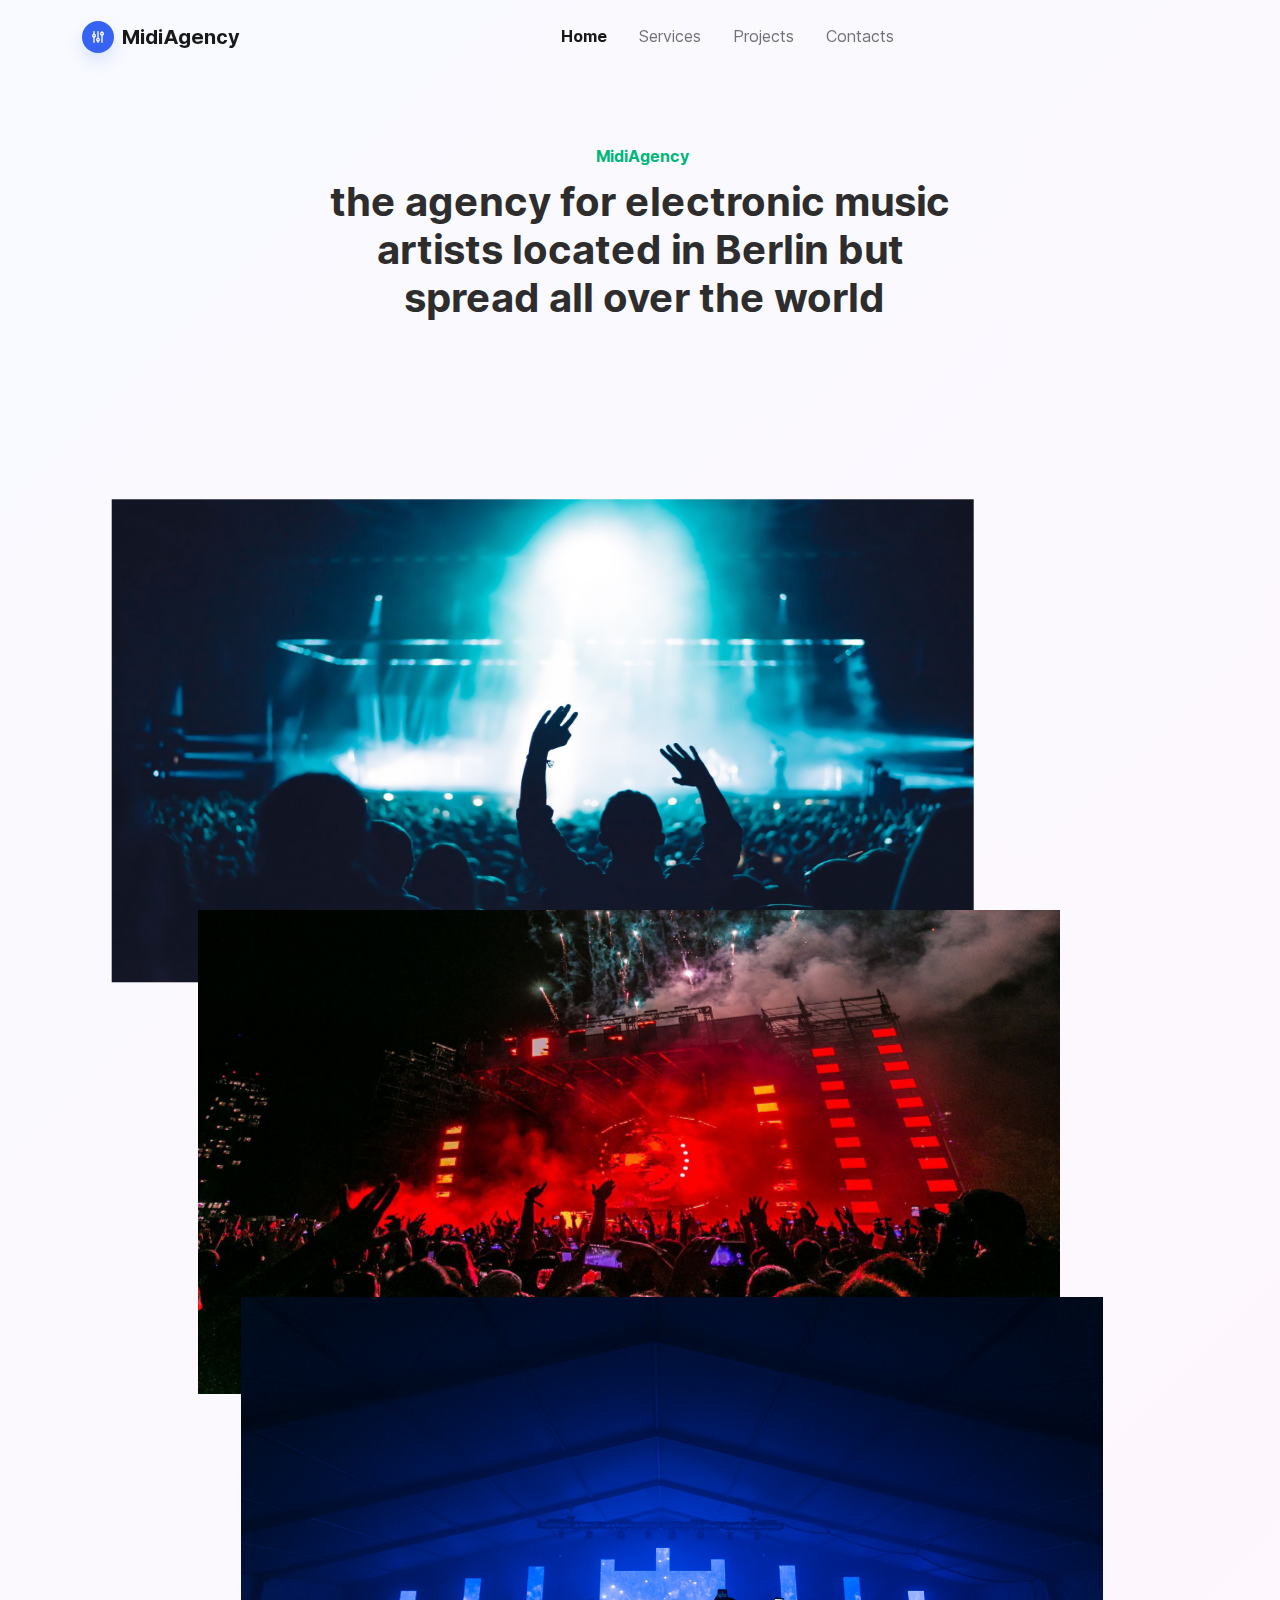
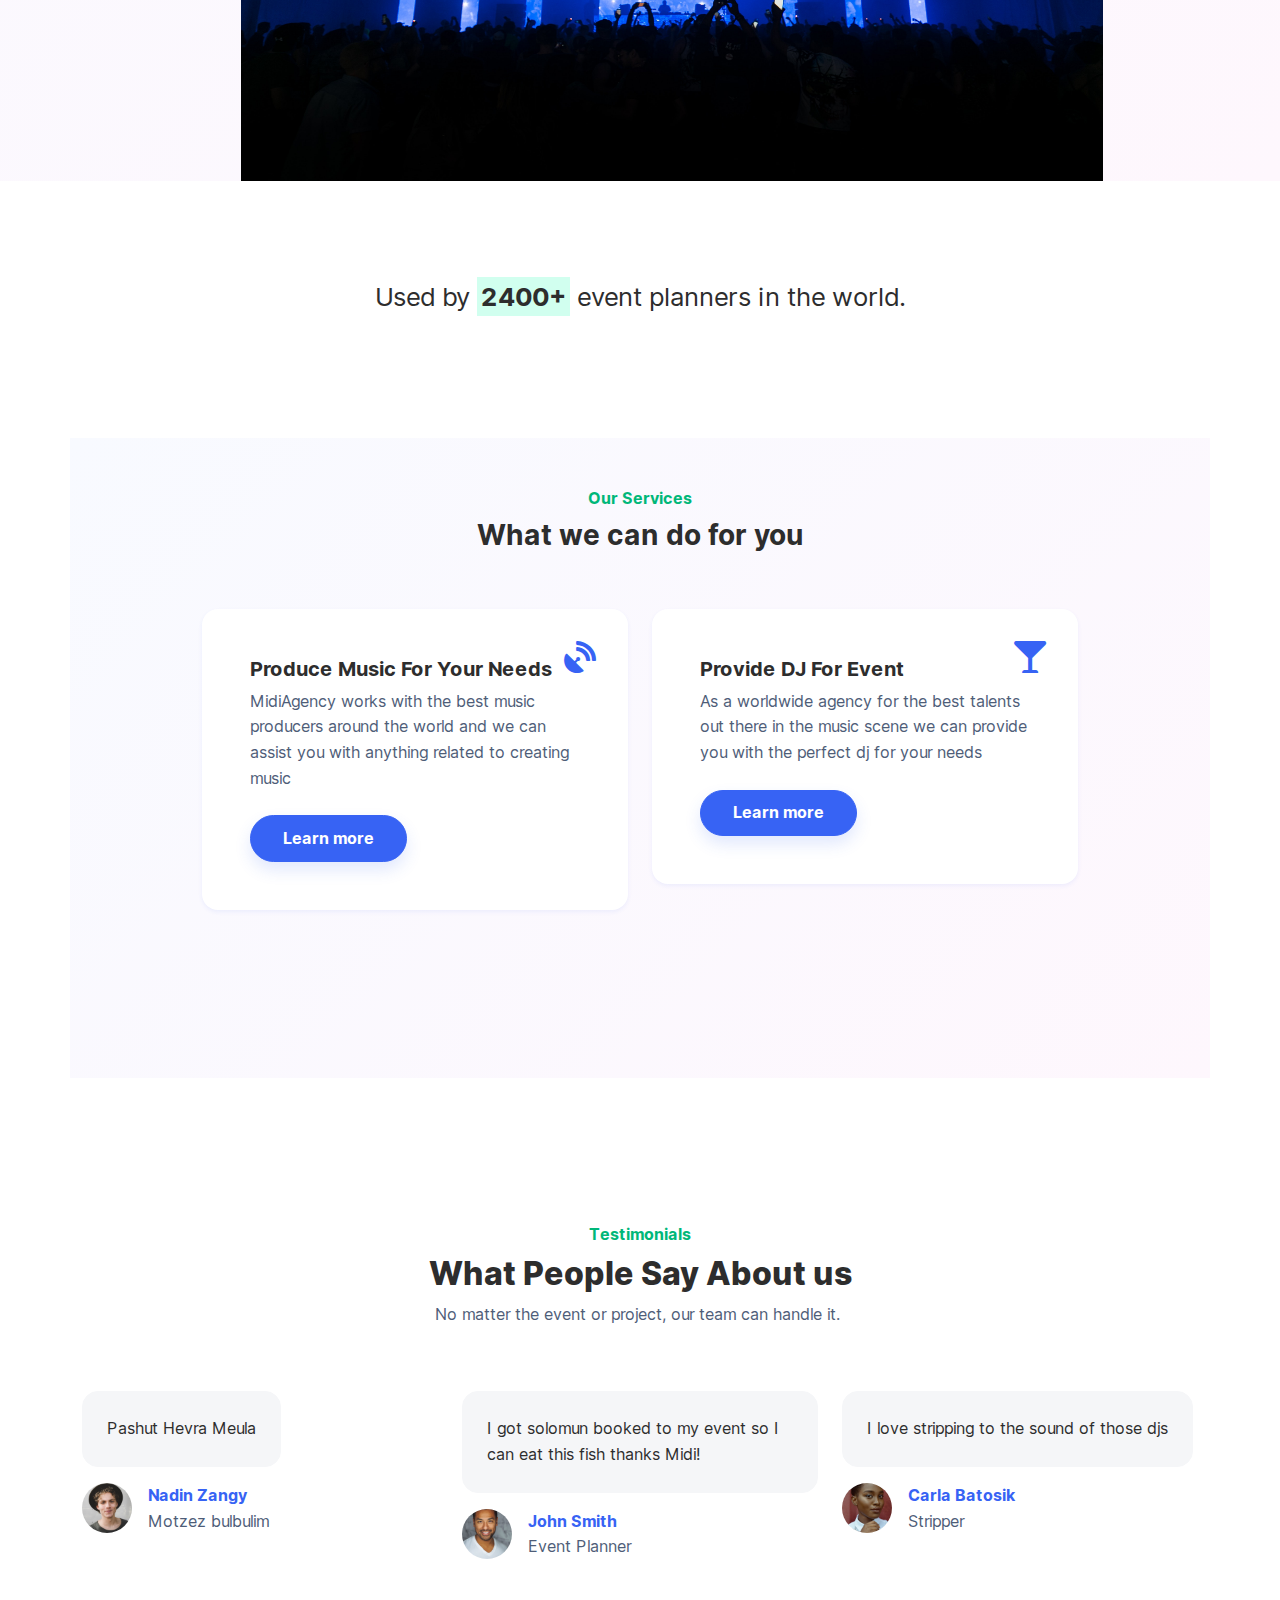
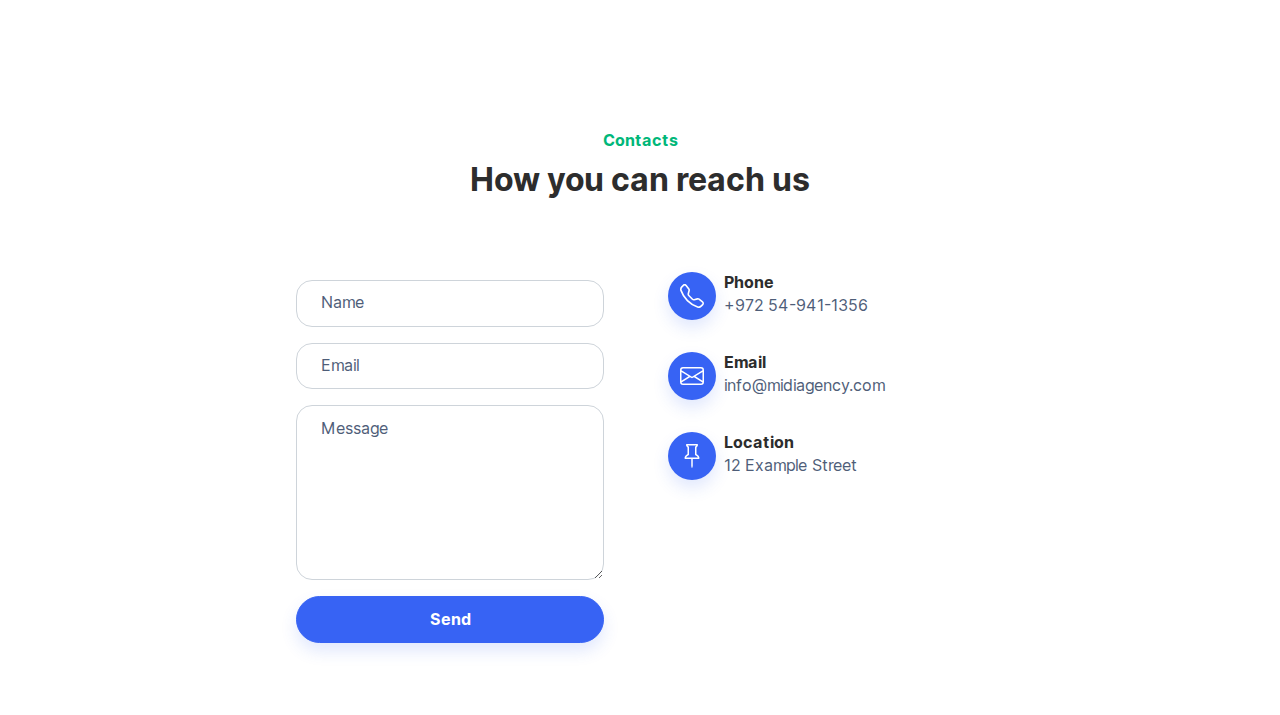
<file: index.html>
<!DOCTYPE html><html lang="en"><head><meta charset="utf-8"><meta name="viewport" content="width=device-width, initial-scale=1.0, shrink-to-fit=no"><title>Home - MidiAgency</title><meta name="description" content="MIDI is the world of electronic music artists' agency located in Berlin but is spread all over the world

Our agency is home to a broad staff of talented artists who specialize in all the sounds that move across the entire dance and energy spectrum. With our large selection of artists with unique music, a dedicated team of agents, we are focused on fulfilling the vocal wishes of our clients.
Quality, diligence and commitment are the driving forces behind our agency and dedicated staff.

In addition to booking services, Midi DJ also specializes in managing artists,
Concepts for productions, event support, music, marketing, creative services and production of goods."><link rel="stylesheet" href="/assets/bootstrap/css/bootstrap.min.css?h=410680ff209e7062244764982566d50f"><link rel="stylesheet" href="https://use.fontawesome.com/releases/v5.12.0/css/all.css"><link rel="stylesheet" href="/assets/css/styles.min.css?h=cfa96899e1df14cce170b7046db5496f"></head><body style="/*background: url(&quot;design.jpg&quot;);*/background-position: 0 -60px;"><!-- Start: Navbar Centered Links --><nav class="navbar navbar-light navbar-expand-md fixed-top navbar-shrink py-3" id="mainNav"><div class="container"><a class="navbar-brand d-flex align-items-center" href="/"><span class="bs-icon-sm bs-icon-circle bs-icon-primary shadow d-flex justify-content-center align-items-center me-2 bs-icon"><svg xmlns="http://www.w3.org/2000/svg" width="1em" height="1em" viewBox="0 0 24 24" stroke-width="2" stroke="currentColor" fill="none" stroke-linecap="round" stroke-linejoin="round" class="icon icon-tabler icon-tabler-adjustments">
  <path stroke="none" d="M0 0h24v24H0z" fill="none"></path>
  <circle cx="6" cy="10" r="2"></circle>
  <line x1="6" y1="4" x2="6" y2="8"></line>
  <line x1="6" y1="12" x2="6" y2="20"></line>
  <circle cx="12" cy="16" r="2"></circle>
  <line x1="12" y1="4" x2="12" y2="14"></line>
  <line x1="12" y1="18" x2="12" y2="20"></line>
  <circle cx="18" cy="7" r="2"></circle>
  <line x1="18" y1="4" x2="18" y2="5"></line>
  <line x1="18" y1="9" x2="18" y2="20"></line>
</svg></span><span>MidiAgency</span></a><button data-bs-toggle="collapse" class="navbar-toggler" data-bs-target="#navcol-1"><span class="visually-hidden">Toggle navigation</span><span class="navbar-toggler-icon"></span></button><div class="collapse navbar-collapse" id="navcol-1"><ul class="navbar-nav mx-auto"><li class="nav-item"><a class="nav-link active" href="/index.html">Home</a></li><li class="nav-item"><a class="nav-link" href="/services.html">Services</a></li><li class="nav-item"><a class="nav-link" href="/projects.html">Projects</a></li><li class="nav-item"><a class="nav-link" href="/contacts.html">Contacts</a></li></ul></div></div></nav><!-- End: Navbar Centered Links --><header class="bg-primary-gradient pt-5"><!-- Start: Hero Clean Reverse --><div class="container pt-4 pt-xl-5"><div class="row pt-5"><div class="col-md-8 col-xl-6 text-center text-md-start mx-auto" style="width: 735px;"><div class="text-center"><p class="fw-bold text-success mb-2">&nbsp;MidiAgency</p><h1 class="fw-bold">the agency for electronic music artists located in Berlin but<br>&nbsp;spread all over the world<br></h1></div></div><div class="col-12 col-lg-10 mx-auto"><div class="position-relative" style="display: flex;flex-wrap: wrap;justify-content: flex-end;"><div style="position: relative;flex: 0 0 45%;transform: translate3d(-15%, 35%, 0);"><img src="/assets/img/music/ervi-1763067.jpg?h=a621ee4c8bfb3043bb983692e0581d65" style="width: 862px;height: 483.672px;"></div><div style="position: relative;flex: 0 0 45%;transform: translate3d(-5%, 20%, 0);"><img src="/assets/img/music/pexels-wendy-wei-1540406.jpg?h=c3c0695bf8558762a84fb2d563241e63" style="width: 862px;height: 483.672px;"></div><div style="position: relative;flex: 0 0 60%;transform: translate3d(0, 0%, 0);"><img src="/assets/img/music/wei-1190299.jpg?h=f27ab34ac70de16c3c7611f570ca1722" style="height: 483.672px;width: 862px;"></div></div></div></div></div><!-- End: Hero Clean Reverse --></header><section class="py-5"><div class="container text-center py-5"><p class="mb-4" style="font-size: 1.6rem;">Used by <span class="bg-success-light p-1"><strong>2400+</strong></span>&nbsp;event planners in the world.</p></div></section><section><!-- Start: Features Cards --><div class="container bg-primary-gradient py-5"><div class="row"><div class="col-md-8 col-xl-6 text-center mx-auto"><p class="fw-bold text-success mb-2">Our Services</p><h3 class="fw-bold">What we can do for you</h3></div></div><div class="py-5 p-lg-5"><div class="row row-cols-1 row-cols-md-2 mx-auto" style="max-width: 900px;"><div class="col mb-5"><div class="card shadow-sm"><div class="card-body px-4 py-5 px-md-5"><div class="bs-icon-lg d-flex justify-content-center align-items-center mb-3 bs-icon" style="top: 1rem;right: 1rem;position: absolute;"><i class="fas fa-satellite-dish"></i></div><h5 class="fw-bold card-title">Produce Music For Your Needs</h5><p class="text-muted card-text mb-4">MidiAgency works with the best music producers around the world and we can assist you with anything related to creating music</p><button class="btn btn-primary shadow" type="button" data-bs-target="/services.html">Learn more</button></div></div></div><div class="col mb-5"><div class="card shadow-sm"><div class="card-body px-4 py-5 px-md-5"><div class="bs-icon-lg d-flex justify-content-center align-items-center mb-3 bs-icon" style="top: 1rem;right: 1rem;position: absolute;"><i class="fas fa-glass-martini"></i></div><h5 class="fw-bold card-title">Provide DJ For Event</h5><p class="text-muted card-text mb-4">As a worldwide agency for the best talents out there in the music scene we can provide you with the perfect dj for your needs</p><button class="btn btn-primary shadow" type="button" data-bs-target="/services.html">Learn more</button></div></div></div><div class="col mb-4"><div class="card shadow-sm"></div></div><div class="col mb-4"><div class="card shadow-sm"></div></div></div></div></div><!-- End: Features Cards --></section><section></section><section class="py-5 mt-5"><!-- Start: Testimonials --><div class="container py-5"><div class="row mb-5"><div class="col-md-8 col-xl-6 text-center mx-auto"><p class="fw-bold text-success mb-2">Testimonials</p><h2 class="fw-bold"><strong>What People Say About us</strong></h2><p class="text-muted w-lg-50">No matter the event or project, our team can handle it.&nbsp;</p></div></div><div class="row row-cols-1 row-cols-sm-2 row-cols-lg-3 d-sm-flex justify-content-sm-center"><div class="col mb-4"><div class="d-flex flex-column align-items-center align-items-sm-start"><p class="bg-light border rounded border-light p-4">Pashut Hevra Meula</p><div class="d-flex"><img class="rounded-circle flex-shrink-0 me-3 fit-cover" width="50" height="50" src="/assets/img/team/avatar2.jpg?h=7086b181e9fb853914a2cca97301c640"><div><p class="fw-bold text-primary mb-0">Nadin Zangy</p><p class="text-muted mb-0">Motzez bulbulim</p></div></div></div></div><div class="col mb-4"><div class="d-flex flex-column align-items-center align-items-sm-start"><p class="bg-light border rounded border-light p-4">I got solomun booked to my event so I can eat this fish thanks Midi!</p><div class="d-flex"><img class="rounded-circle flex-shrink-0 me-3 fit-cover" width="50" height="50" src="/assets/img/team/avatar4.jpg?h=13fcb1a3bcb58463519bc5974513259b"><div><p class="fw-bold text-primary mb-0">John Smith</p><p class="text-muted mb-0">Event Planner</p></div></div></div></div><div class="col mb-4"><div class="d-flex flex-column align-items-center align-items-sm-start"><p class="bg-light border rounded border-light p-4">I love stripping to the sound of those djs</p><div class="d-flex"><img class="rounded-circle flex-shrink-0 me-3 fit-cover" width="50" height="50" src="/assets/img/team/avatar5.jpg?h=3c112678b7e2b1881f0b09da11f0e1e7"><div><p class="fw-bold text-primary mb-0">Carla Batosik</p><p class="text-muted mb-0">Stripper</p></div></div></div></div></div></div><!-- End: Testimonials --></section><!-- Start: Contact Details --><section class="py-5"><div class="container"><div class="row mb-5"><div class="col-md-8 col-xl-6 text-center mx-auto"><p class="fw-bold text-success mb-2">Contacts</p><h2 class="fw-bold">How you can reach us</h2></div></div><div class="row d-flex justify-content-center"><div class="col-md-6 col-xl-4"><div><form class="p-3 p-xl-4" method="post"><!-- Start: Success Example --><div class="mb-3"><input class="form-control" type="text" id="name-1" name="name" placeholder="Name"></div><!-- End: Success Example --><!-- Start: Error Example --><div class="mb-3"><input class="form-control" type="email" id="email-1" name="email" placeholder="Email"></div><!-- End: Error Example --><div class="mb-3"><textarea class="form-control" id="message-1" name="message" rows="6" placeholder="Message"></textarea></div><div><button class="btn btn-primary shadow d-block w-100" type="submit">Send </button></div></form></div></div><div class="col-md-4 col-xl-4 d-flex justify-content-center justify-content-xl-start"><div class="d-flex flex-wrap flex-md-column justify-content-md-start align-items-md-start h-100"><div class="d-flex align-items-center p-3"><div class="bs-icon-md bs-icon-circle bs-icon-primary shadow d-flex flex-shrink-0 justify-content-center align-items-center d-inline-block bs-icon bs-icon-md"><svg xmlns="http://www.w3.org/2000/svg" width="1em" height="1em" fill="currentColor" viewBox="0 0 16 16" class="bi bi-telephone">
  <path d="M3.654 1.328a.678.678 0 0 0-1.015-.063L1.605 2.3c-.483.484-.661 1.169-.45 1.77a17.568 17.568 0 0 0 4.168 6.608 17.569 17.569 0 0 0 6.608 4.168c.601.211 1.286.033 1.77-.45l1.034-1.034a.678.678 0 0 0-.063-1.015l-2.307-1.794a.678.678 0 0 0-.58-.122l-2.19.547a1.745 1.745 0 0 1-1.657-.459L5.482 8.062a1.745 1.745 0 0 1-.46-1.657l.548-2.19a.678.678 0 0 0-.122-.58L3.654 1.328zM1.884.511a1.745 1.745 0 0 1 2.612.163L6.29 2.98c.329.423.445.974.315 1.494l-.547 2.19a.678.678 0 0 0 .178.643l2.457 2.457a.678.678 0 0 0 .644.178l2.189-.547a1.745 1.745 0 0 1 1.494.315l2.306 1.794c.829.645.905 1.87.163 2.611l-1.034 1.034c-.74.74-1.846 1.065-2.877.702a18.634 18.634 0 0 1-7.01-4.42 18.634 18.634 0 0 1-4.42-7.009c-.362-1.03-.037-2.137.703-2.877L1.885.511z"></path>
</svg></div><div class="px-2"><h6 class="fw-bold mb-0">Phone</h6><p class="text-muted mb-0">+972 54-941-1356</p></div></div><div class="d-flex align-items-center p-3"><div class="bs-icon-md bs-icon-circle bs-icon-primary shadow d-flex flex-shrink-0 justify-content-center align-items-center d-inline-block bs-icon bs-icon-md"><svg xmlns="http://www.w3.org/2000/svg" width="1em" height="1em" fill="currentColor" viewBox="0 0 16 16" class="bi bi-envelope">
  <path fill-rule="evenodd" d="M0 4a2 2 0 0 1 2-2h12a2 2 0 0 1 2 2v8a2 2 0 0 1-2 2H2a2 2 0 0 1-2-2V4Zm2-1a1 1 0 0 0-1 1v.217l7 4.2 7-4.2V4a1 1 0 0 0-1-1H2Zm13 2.383-4.708 2.825L15 11.105V5.383Zm-.034 6.876-5.64-3.471L8 9.583l-1.326-.795-5.64 3.47A1 1 0 0 0 2 13h12a1 1 0 0 0 .966-.741ZM1 11.105l4.708-2.897L1 5.383v5.722Z"></path>
</svg></div><div class="px-2"><h6 class="fw-bold mb-0">Email</h6><p class="text-muted mb-0">info@midiagency.com</p></div></div><div class="d-flex align-items-center p-3"><div class="bs-icon-md bs-icon-circle bs-icon-primary shadow d-flex flex-shrink-0 justify-content-center align-items-center d-inline-block bs-icon bs-icon-md"><svg xmlns="http://www.w3.org/2000/svg" width="1em" height="1em" fill="currentColor" viewBox="0 0 16 16" class="bi bi-pin">
  <path d="M4.146.146A.5.5 0 0 1 4.5 0h7a.5.5 0 0 1 .5.5c0 .68-.342 1.174-.646 1.479-.126.125-.25.224-.354.298v4.431l.078.048c.203.127.476.314.751.555C12.36 7.775 13 8.527 13 9.5a.5.5 0 0 1-.5.5h-4v4.5c0 .276-.224 1.5-.5 1.5s-.5-1.224-.5-1.5V10h-4a.5.5 0 0 1-.5-.5c0-.973.64-1.725 1.17-2.189A5.921 5.921 0 0 1 5 6.708V2.277a2.77 2.77 0 0 1-.354-.298C4.342 1.674 4 1.179 4 .5a.5.5 0 0 1 .146-.354zm1.58 1.408-.002-.001.002.001zm-.002-.001.002.001A.5.5 0 0 1 6 2v5a.5.5 0 0 1-.276.447h-.002l-.012.007-.054.03a4.922 4.922 0 0 0-.827.58c-.318.278-.585.596-.725.936h7.792c-.14-.34-.407-.658-.725-.936a4.915 4.915 0 0 0-.881-.61l-.012-.006h-.002A.5.5 0 0 1 10 7V2a.5.5 0 0 1 .295-.458 1.775 1.775 0 0 0 .351-.271c.08-.08.155-.17.214-.271H5.14c.06.1.133.191.214.271a1.78 1.78 0 0 0 .37.282z"></path>
</svg></div><div class="px-2"><h6 class="fw-bold mb-0">Location</h6><p class="text-muted mb-0">12 Example Street</p></div></div></div></div></div></div></section><!-- End: Contact Details --><!-- Start: Footer Multi Column --><footer class="bg-primary-gradient"></footer><!-- End: Footer Multi Column --><script src="https://cdnjs.cloudflare.com/ajax/libs/jquery/3.6.0/jquery.min.js"></script><script src="https://cdn.jsdelivr.net/npm/bootstrap@5.1.3/dist/js/bootstrap.bundle.min.js"></script><script src="/assets/js/script.min.js?h=2d5c83a0b230af4e0f7b277aff5d5fd7"></script></body></html>
</file>
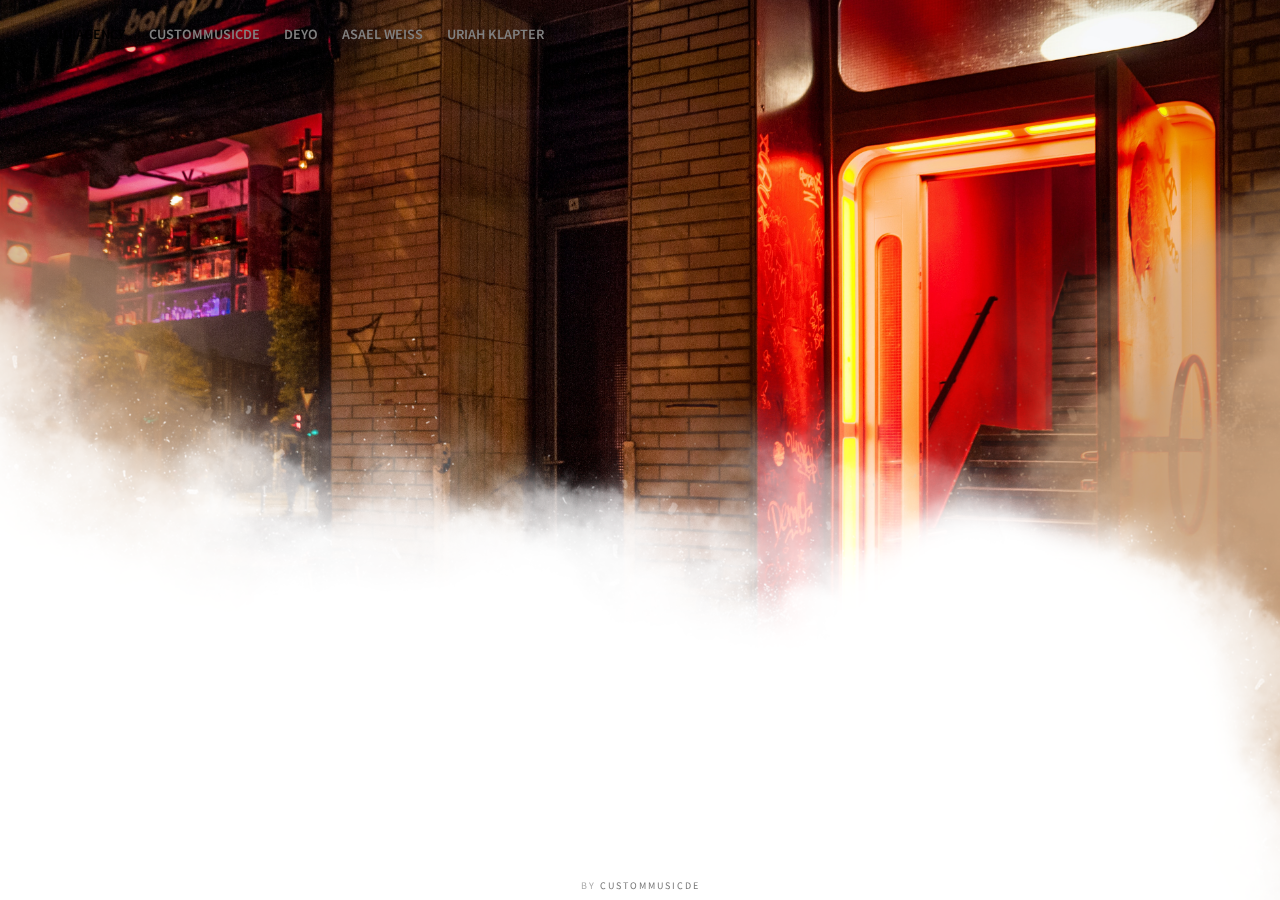
<file: landing/index.html>
<html lang="en">
<head>
    <meta charset="UTF-8">
    <meta http-equiv="X-UA-Compatible" content="IE=edge">
    <meta name="viewport" content="width=device-width, initial-scale=1.0">
    <title>MidiAgency | Booking-Artists</title>
    <base href="./">
    <link type="text/css" rel="stylesheet" href="css/timeControl.css">
    <link type="text/css" rel="stylesheet" href="css/index.css">
    <link href="https://stackpath.bootstrapcdn.com/font-awesome/4.7.0/css/font-awesome.min.css" rel="stylesheet"/>
    <script src="https://cdnjs.cloudflare.com/ajax/libs/jquery/3.3.1/jquery.min.js"></script>
</head>
<body>
    <div id="container">
        <navbar>
            <ul>
                <li>MidiAgency</li>
                <li><a target="_blank" href="https://www.instagram.com/custommusicde/">Custommusicde</a></li>
                <li><a target="_blank" href="https://www.instagram.com/tepertal/">Deyo</a></li>
                <li><a target="_blank" href="https://www.instagram.com/asael_weiss/">Asael Weiss</a></li>
                <li><a target="_blank" href="https://www.instagram.com/uriah_klapter/">Uriah Klapter</a></li>
            </ul>
        </navbar>
        <div class="back-div">
            <div class="animated-text"></div>
            <div class="animated-carousel">
                <div id="carousel-div" class="carousel-div">
                    <!-- <img src="/images/carousel/jeep.png" alt="jeep" /> -->
                    <!-- <p>Test</p> -->
                </div>
                <div class="overlay"></div>
            </div>
            <svg id="animated-path" xmlns="http://www.w3.org/2000/svg">
            </svg>
        </div>
        <footer>
            <p>by <a target="_blank" href="https://www.instagram.com/custommusicde/">Custommusicde</a></p>
        </footer>
    </div>
    <script type="module" src="js/index.js"></script>
</body>
</html>
</file>
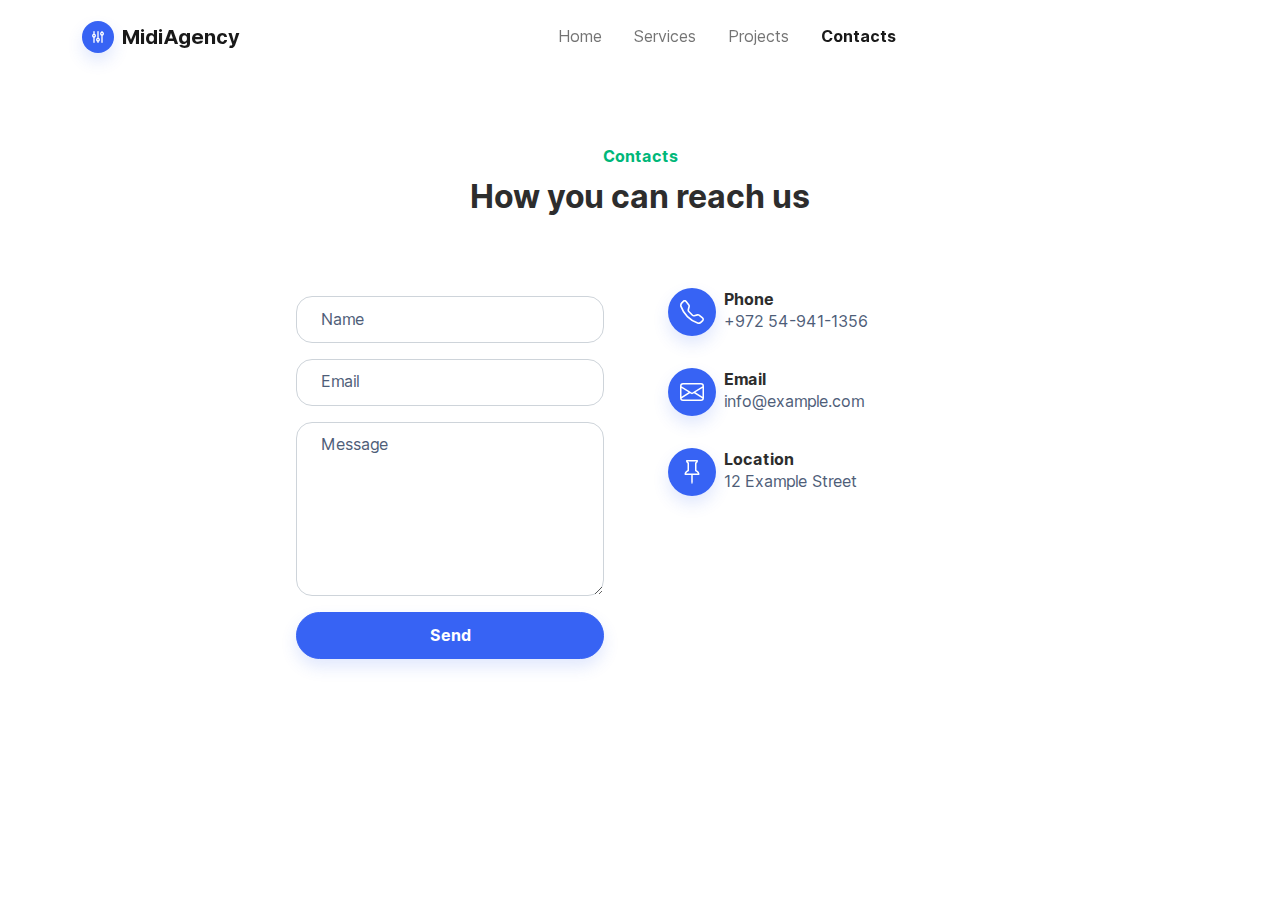
<file: contacts.html>
<!DOCTYPE html><html lang="en"><head><meta charset="utf-8"><meta name="viewport" content="width=device-width, initial-scale=1.0, shrink-to-fit=no"><title>Contacts - MidiAgency</title><meta name="description" content="MIDI is the world of electronic music artists' agency located in Berlin but is spread all over the world

Our agency is home to a broad staff of talented artists who specialize in all the sounds that move across the entire dance and energy spectrum. With our large selection of artists with unique music, a dedicated team of agents, we are focused on fulfilling the vocal wishes of our clients.
Quality, diligence and commitment are the driving forces behind our agency and dedicated staff.

In addition to booking services, Midi DJ also specializes in managing artists,
Concepts for productions, event support, music, marketing, creative services and production of goods."><link rel="stylesheet" href="/assets/bootstrap/css/bootstrap.min.css?h=410680ff209e7062244764982566d50f"><link rel="stylesheet" href="https://use.fontawesome.com/releases/v5.12.0/css/all.css"><link rel="stylesheet" href="/assets/css/styles.min.css?h=cfa96899e1df14cce170b7046db5496f"></head><body style="/*background: url(&quot;design.jpg&quot;);*/background-position: 0 -60px;"><!-- Start: Navbar Centered Links --><nav class="navbar navbar-light navbar-expand-md fixed-top navbar-shrink py-3" id="mainNav"><div class="container"><a class="navbar-brand d-flex align-items-center" href="/"><span class="bs-icon-sm bs-icon-circle bs-icon-primary shadow d-flex justify-content-center align-items-center me-2 bs-icon"><svg xmlns="http://www.w3.org/2000/svg" width="1em" height="1em" viewBox="0 0 24 24" stroke-width="2" stroke="currentColor" fill="none" stroke-linecap="round" stroke-linejoin="round" class="icon icon-tabler icon-tabler-adjustments">
  <path stroke="none" d="M0 0h24v24H0z" fill="none"></path>
  <circle cx="6" cy="10" r="2"></circle>
  <line x1="6" y1="4" x2="6" y2="8"></line>
  <line x1="6" y1="12" x2="6" y2="20"></line>
  <circle cx="12" cy="16" r="2"></circle>
  <line x1="12" y1="4" x2="12" y2="14"></line>
  <line x1="12" y1="18" x2="12" y2="20"></line>
  <circle cx="18" cy="7" r="2"></circle>
  <line x1="18" y1="4" x2="18" y2="5"></line>
  <line x1="18" y1="9" x2="18" y2="20"></line>
</svg></span><span>MidiAgency</span></a><button data-bs-toggle="collapse" class="navbar-toggler" data-bs-target="#navcol-1"><span class="visually-hidden">Toggle navigation</span><span class="navbar-toggler-icon"></span></button><div class="collapse navbar-collapse" id="navcol-1"><ul class="navbar-nav mx-auto"><li class="nav-item"><a class="nav-link" href="/index.html">Home</a></li><li class="nav-item"><a class="nav-link" href="/services.html">Services</a></li><li class="nav-item"><a class="nav-link" href="/projects.html">Projects</a></li><li class="nav-item"><a class="nav-link active" href="/contacts.html">Contacts</a></li></ul></div></div></nav><!-- End: Navbar Centered Links --><!-- Start: Contact Details --><section class="py-5 mt-5"><div class="container py-5"><div class="row mb-5"><div class="col-md-8 col-xl-6 text-center mx-auto"><p class="fw-bold text-success mb-2">Contacts</p><h2 class="fw-bold">How you can reach us</h2></div></div><div class="row d-flex justify-content-center"><div class="col-md-6 col-xl-4"><div><form class="p-3 p-xl-4" method="post"><!-- Start: Success Example --><div class="mb-3"><input class="form-control" type="text" id="name-1" name="name" placeholder="Name"></div><!-- End: Success Example --><!-- Start: Error Example --><div class="mb-3"><input class="form-control" type="email" id="email-1" name="email" placeholder="Email"></div><!-- End: Error Example --><div class="mb-3"><textarea class="form-control" id="message-1" name="message" rows="6" placeholder="Message"></textarea></div><div><button class="btn btn-primary shadow d-block w-100" type="submit">Send </button></div></form></div></div><div class="col-md-4 col-xl-4 d-flex justify-content-center justify-content-xl-start"><div class="d-flex flex-wrap flex-md-column justify-content-md-start align-items-md-start h-100"><div class="d-flex align-items-center p-3"><div class="bs-icon-md bs-icon-circle bs-icon-primary shadow d-flex flex-shrink-0 justify-content-center align-items-center d-inline-block bs-icon bs-icon-md"><svg xmlns="http://www.w3.org/2000/svg" width="1em" height="1em" fill="currentColor" viewBox="0 0 16 16" class="bi bi-telephone">
  <path d="M3.654 1.328a.678.678 0 0 0-1.015-.063L1.605 2.3c-.483.484-.661 1.169-.45 1.77a17.568 17.568 0 0 0 4.168 6.608 17.569 17.569 0 0 0 6.608 4.168c.601.211 1.286.033 1.77-.45l1.034-1.034a.678.678 0 0 0-.063-1.015l-2.307-1.794a.678.678 0 0 0-.58-.122l-2.19.547a1.745 1.745 0 0 1-1.657-.459L5.482 8.062a1.745 1.745 0 0 1-.46-1.657l.548-2.19a.678.678 0 0 0-.122-.58L3.654 1.328zM1.884.511a1.745 1.745 0 0 1 2.612.163L6.29 2.98c.329.423.445.974.315 1.494l-.547 2.19a.678.678 0 0 0 .178.643l2.457 2.457a.678.678 0 0 0 .644.178l2.189-.547a1.745 1.745 0 0 1 1.494.315l2.306 1.794c.829.645.905 1.87.163 2.611l-1.034 1.034c-.74.74-1.846 1.065-2.877.702a18.634 18.634 0 0 1-7.01-4.42 18.634 18.634 0 0 1-4.42-7.009c-.362-1.03-.037-2.137.703-2.877L1.885.511z"></path>
</svg></div><div class="px-2"><h6 class="fw-bold mb-0">Phone</h6><p class="text-muted mb-0">+972 54-941-1356</p></div></div><div class="d-flex align-items-center p-3"><div class="bs-icon-md bs-icon-circle bs-icon-primary shadow d-flex flex-shrink-0 justify-content-center align-items-center d-inline-block bs-icon bs-icon-md"><svg xmlns="http://www.w3.org/2000/svg" width="1em" height="1em" fill="currentColor" viewBox="0 0 16 16" class="bi bi-envelope">
  <path fill-rule="evenodd" d="M0 4a2 2 0 0 1 2-2h12a2 2 0 0 1 2 2v8a2 2 0 0 1-2 2H2a2 2 0 0 1-2-2V4Zm2-1a1 1 0 0 0-1 1v.217l7 4.2 7-4.2V4a1 1 0 0 0-1-1H2Zm13 2.383-4.708 2.825L15 11.105V5.383Zm-.034 6.876-5.64-3.471L8 9.583l-1.326-.795-5.64 3.47A1 1 0 0 0 2 13h12a1 1 0 0 0 .966-.741ZM1 11.105l4.708-2.897L1 5.383v5.722Z"></path>
</svg></div><div class="px-2"><h6 class="fw-bold mb-0">Email</h6><p class="text-muted mb-0">info@example.com</p></div></div><div class="d-flex align-items-center p-3"><div class="bs-icon-md bs-icon-circle bs-icon-primary shadow d-flex flex-shrink-0 justify-content-center align-items-center d-inline-block bs-icon bs-icon-md"><svg xmlns="http://www.w3.org/2000/svg" width="1em" height="1em" fill="currentColor" viewBox="0 0 16 16" class="bi bi-pin">
  <path d="M4.146.146A.5.5 0 0 1 4.5 0h7a.5.5 0 0 1 .5.5c0 .68-.342 1.174-.646 1.479-.126.125-.25.224-.354.298v4.431l.078.048c.203.127.476.314.751.555C12.36 7.775 13 8.527 13 9.5a.5.5 0 0 1-.5.5h-4v4.5c0 .276-.224 1.5-.5 1.5s-.5-1.224-.5-1.5V10h-4a.5.5 0 0 1-.5-.5c0-.973.64-1.725 1.17-2.189A5.921 5.921 0 0 1 5 6.708V2.277a2.77 2.77 0 0 1-.354-.298C4.342 1.674 4 1.179 4 .5a.5.5 0 0 1 .146-.354zm1.58 1.408-.002-.001.002.001zm-.002-.001.002.001A.5.5 0 0 1 6 2v5a.5.5 0 0 1-.276.447h-.002l-.012.007-.054.03a4.922 4.922 0 0 0-.827.58c-.318.278-.585.596-.725.936h7.792c-.14-.34-.407-.658-.725-.936a4.915 4.915 0 0 0-.881-.61l-.012-.006h-.002A.5.5 0 0 1 10 7V2a.5.5 0 0 1 .295-.458 1.775 1.775 0 0 0 .351-.271c.08-.08.155-.17.214-.271H5.14c.06.1.133.191.214.271a1.78 1.78 0 0 0 .37.282z"></path>
</svg></div><div class="px-2"><h6 class="fw-bold mb-0">Location</h6><p class="text-muted mb-0">12 Example Street</p></div></div></div></div></div></div></section><!-- End: Contact Details --><!-- Start: Footer Multi Column --><footer class="bg-primary-gradient"></footer><!-- End: Footer Multi Column --><script src="https://cdnjs.cloudflare.com/ajax/libs/jquery/3.6.0/jquery.min.js"></script><script src="https://cdn.jsdelivr.net/npm/bootstrap@5.1.3/dist/js/bootstrap.bundle.min.js"></script><script src="/assets/js/script.min.js?h=2d5c83a0b230af4e0f7b277aff5d5fd7"></script></body></html>
</file>
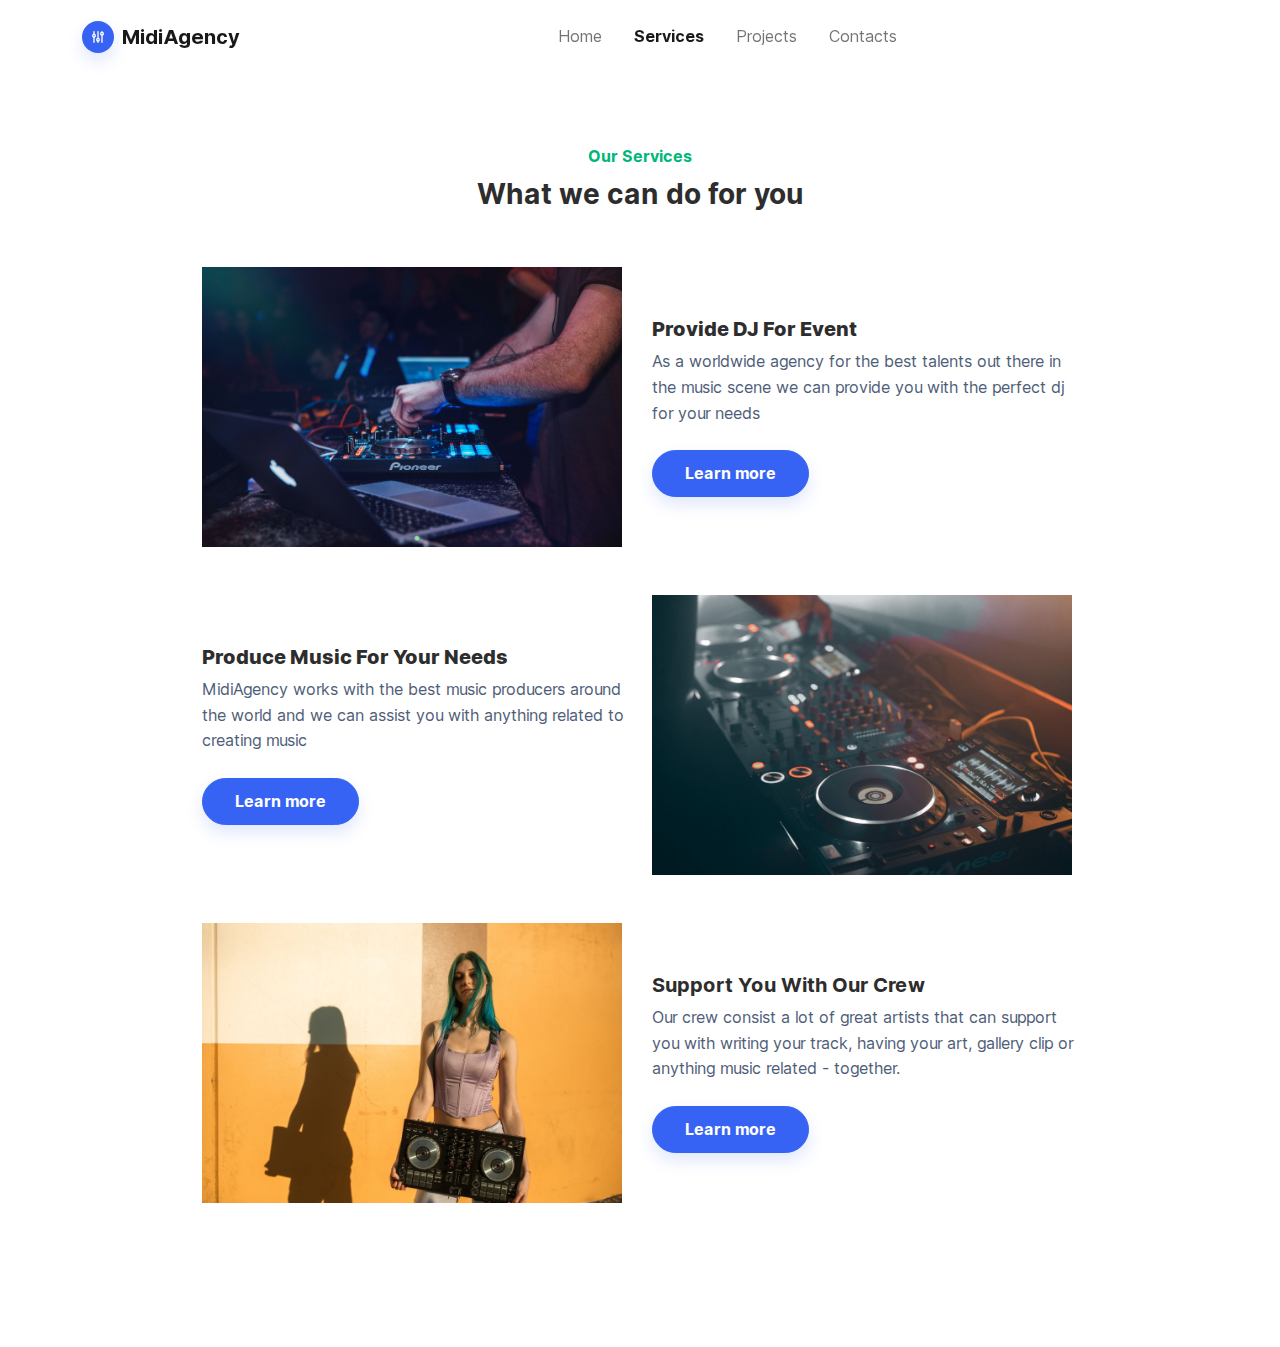
<file: services.html>
<!DOCTYPE html><html lang="en"><head><meta charset="utf-8"><meta name="viewport" content="width=device-width, initial-scale=1.0, shrink-to-fit=no"><title>Services - MidiAgency</title><meta name="description" content="MIDI is the world of electronic music artists' agency located in Berlin but is spread all over the world

Our agency is home to a broad staff of talented artists who specialize in all the sounds that move across the entire dance and energy spectrum. With our large selection of artists with unique music, a dedicated team of agents, we are focused on fulfilling the vocal wishes of our clients.
Quality, diligence and commitment are the driving forces behind our agency and dedicated staff.

In addition to booking services, Midi DJ also specializes in managing artists,
Concepts for productions, event support, music, marketing, creative services and production of goods."><link rel="stylesheet" href="/assets/bootstrap/css/bootstrap.min.css?h=410680ff209e7062244764982566d50f"><link rel="stylesheet" href="https://use.fontawesome.com/releases/v5.12.0/css/all.css"><link rel="stylesheet" href="/assets/css/styles.min.css?h=cfa96899e1df14cce170b7046db5496f"></head><body style="/*background: url(&quot;design.jpg&quot;);*/background-position: 0 -60px;"><!-- Start: Navbar Centered Links --><nav class="navbar navbar-light navbar-expand-md fixed-top navbar-shrink py-3" id="mainNav"><div class="container"><a class="navbar-brand d-flex align-items-center" href="/"><span class="bs-icon-sm bs-icon-circle bs-icon-primary shadow d-flex justify-content-center align-items-center me-2 bs-icon"><svg xmlns="http://www.w3.org/2000/svg" width="1em" height="1em" viewBox="0 0 24 24" stroke-width="2" stroke="currentColor" fill="none" stroke-linecap="round" stroke-linejoin="round" class="icon icon-tabler icon-tabler-adjustments">
  <path stroke="none" d="M0 0h24v24H0z" fill="none"></path>
  <circle cx="6" cy="10" r="2"></circle>
  <line x1="6" y1="4" x2="6" y2="8"></line>
  <line x1="6" y1="12" x2="6" y2="20"></line>
  <circle cx="12" cy="16" r="2"></circle>
  <line x1="12" y1="4" x2="12" y2="14"></line>
  <line x1="12" y1="18" x2="12" y2="20"></line>
  <circle cx="18" cy="7" r="2"></circle>
  <line x1="18" y1="4" x2="18" y2="5"></line>
  <line x1="18" y1="9" x2="18" y2="20"></line>
</svg></span><span>MidiAgency</span></a><button data-bs-toggle="collapse" class="navbar-toggler" data-bs-target="#navcol-1"><span class="visually-hidden">Toggle navigation</span><span class="navbar-toggler-icon"></span></button><div class="collapse navbar-collapse" id="navcol-1"><ul class="navbar-nav mx-auto"><li class="nav-item"><a class="nav-link" href="/index.html">Home</a></li><li class="nav-item"><a class="nav-link active" href="/services.html">Services</a></li><li class="nav-item"><a class="nav-link" href="/projects.html">Projects</a></li><li class="nav-item"><a class="nav-link" href="/contacts.html">Contacts</a></li></ul></div></div></nav><!-- End: Navbar Centered Links --><section class="py-5 mt-5"><!-- Start: Features Cards --><div class="container py-5"><div class="row mb-4 mb-lg-5"><div class="col-md-8 col-xl-6 text-center mx-auto"><p class="fw-bold text-success mb-2">Our Services</p><h3 class="fw-bold">What we can do for you</h3></div></div><div class="row row-cols-1 row-cols-md-2 mx-auto" style="max-width: 900px;"><div class="col mb-5"><img src="/assets/img/music/bartus-844928.jpg?h=ff8ba9245c00b1908ba96a9a070b0369" style="width: 420px;"></div><div class="col d-md-flex align-items-md-end align-items-lg-center mb-5"><div><h5 class="fw-bold"><strong>Provide DJ For Event</strong></h5><p class="text-muted mb-4">As a worldwide agency for the best talents out there in the music scene we can provide you with the perfect dj for your needs</p><button class="btn btn-primary shadow" type="button">Learn more</button></div></div></div><div class="row row-cols-1 row-cols-md-2 mx-auto" style="max-width: 900px;"><div class="col order-md-last mb-5"><img src="/assets/img/music/gurin-3695476.jpg?h=8694801bd77d1d3cb2b4b37a9ac87745" style="width: 420px;"></div><div class="col d-md-flex align-items-md-end align-items-lg-center mb-5"><div><h5 class="fw-bold"><strong>Produce Music For Your Needs</strong></h5><p class="text-muted mb-4">MidiAgency works with the best music producers around the world and we can assist you with anything related to creating music</p><button class="btn btn-primary shadow" type="button">Learn more</button></div></div></div><div class="row row-cols-1 row-cols-md-2 mx-auto" style="max-width: 900px;"><div class="col mb-5"><img src="/assets/img/music/productions-5898815.jpg?h=ef622c9e8b1a1a8bb950487cc74f546d" style="width: 420px;"></div><div class="col d-md-flex align-items-md-end align-items-lg-center mb-5"><div><h5 class="fw-bold">Support You With Our Crew</h5><p class="text-muted mb-4">Our crew consist a lot of great artists that can support you with writing your track, having your art, gallery clip or anything music related - together.</p><button class="btn btn-primary shadow" type="button">Learn more</button></div></div></div></div><!-- End: Features Cards --></section><!-- Start: Footer Multi Column --><footer class="bg-primary-gradient"></footer><!-- End: Footer Multi Column --><script src="https://cdnjs.cloudflare.com/ajax/libs/jquery/3.6.0/jquery.min.js"></script><script src="https://cdn.jsdelivr.net/npm/bootstrap@5.1.3/dist/js/bootstrap.bundle.min.js"></script><script src="/assets/js/script.min.js?h=2d5c83a0b230af4e0f7b277aff5d5fd7"></script></body></html>
</file>
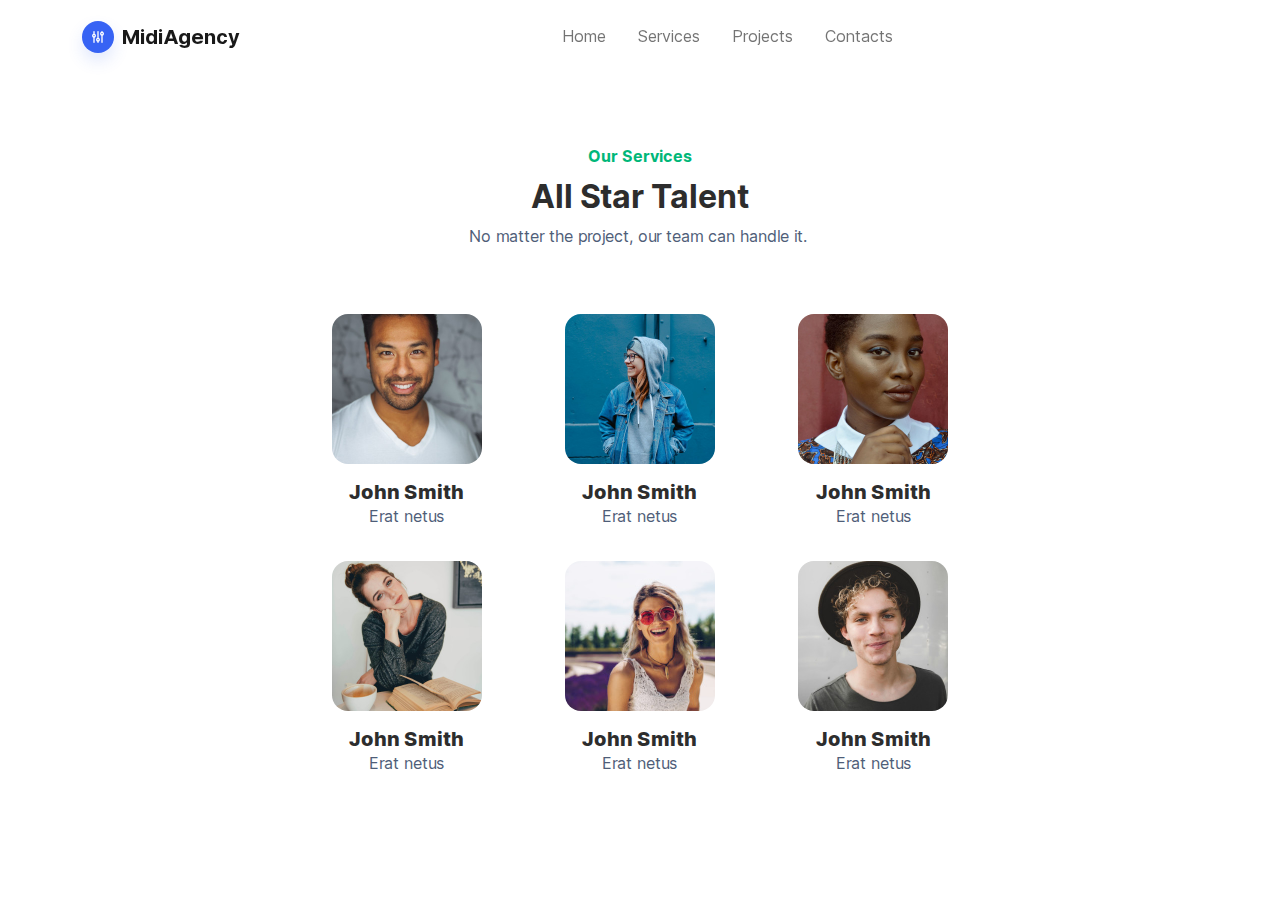
<file: team.html>
<!DOCTYPE html><html lang="en"><head><meta charset="utf-8"><meta name="viewport" content="width=device-width, initial-scale=1.0, shrink-to-fit=no"><title>Team - MidiAgency</title><meta name="description" content="MIDI is the world of electronic music artists' agency located in Berlin but is spread all over the world

Our agency is home to a broad staff of talented artists who specialize in all the sounds that move across the entire dance and energy spectrum. With our large selection of artists with unique music, a dedicated team of agents, we are focused on fulfilling the vocal wishes of our clients.
Quality, diligence and commitment are the driving forces behind our agency and dedicated staff.

In addition to booking services, Midi DJ also specializes in managing artists,
Concepts for productions, event support, music, marketing, creative services and production of goods."><link rel="stylesheet" href="/assets/bootstrap/css/bootstrap.min.css?h=410680ff209e7062244764982566d50f"><link rel="stylesheet" href="https://use.fontawesome.com/releases/v5.12.0/css/all.css"><link rel="stylesheet" href="/assets/css/styles.min.css?h=cfa96899e1df14cce170b7046db5496f"></head><body><!-- Start: Navbar Centered Links --><nav class="navbar navbar-light navbar-expand-md fixed-top navbar-shrink py-3" id="mainNav"><div class="container"><a class="navbar-brand d-flex align-items-center" href="/"><span class="bs-icon-sm bs-icon-circle bs-icon-primary shadow d-flex justify-content-center align-items-center me-2 bs-icon"><svg xmlns="http://www.w3.org/2000/svg" width="1em" height="1em" viewBox="0 0 24 24" stroke-width="2" stroke="currentColor" fill="none" stroke-linecap="round" stroke-linejoin="round" class="icon icon-tabler icon-tabler-adjustments">
  <path stroke="none" d="M0 0h24v24H0z" fill="none"></path>
  <circle cx="6" cy="10" r="2"></circle>
  <line x1="6" y1="4" x2="6" y2="8"></line>
  <line x1="6" y1="12" x2="6" y2="20"></line>
  <circle cx="12" cy="16" r="2"></circle>
  <line x1="12" y1="4" x2="12" y2="14"></line>
  <line x1="12" y1="18" x2="12" y2="20"></line>
  <circle cx="18" cy="7" r="2"></circle>
  <line x1="18" y1="4" x2="18" y2="5"></line>
  <line x1="18" y1="9" x2="18" y2="20"></line>
</svg></span><span>MidiAgency</span></a><button data-bs-toggle="collapse" class="navbar-toggler" data-bs-target="#navcol-1"><span class="visually-hidden">Toggle navigation</span><span class="navbar-toggler-icon"></span></button><div class="collapse navbar-collapse" id="navcol-1"><ul class="navbar-nav mx-auto"><li class="nav-item"><a class="nav-link" href="/index.html">Home</a></li><li class="nav-item"><a class="nav-link" href="/services.html">Services</a></li><li class="nav-item"><a class="nav-link" href="/projects.html">Projects</a></li><li class="nav-item"><a class="nav-link" href="/contacts.html">Contacts</a></li></ul></div></div></nav><!-- End: Navbar Centered Links --><section class="py-5 mt-5"><!-- Start: Team --><div class="container py-5"><div class="row mb-4 mb-lg-5"><div class="col-md-8 col-xl-6 text-center mx-auto"><p class="fw-bold text-success mb-2">Our Services</p><h2 class="fw-bold">All Star Talent</h2><p class="text-muted w-lg-50">No matter the project, our team can handle it.&nbsp;</p></div></div><div class="row row-cols-2 row-cols-md-3 mx-auto" style="max-width: 700px;"><div class="col mb-4"><div class="text-center"><img class="rounded mb-3 fit-cover" width="150" height="150" src="/assets/img/team/avatar4.jpg?h=13fcb1a3bcb58463519bc5974513259b"><h5 class="fw-bold mb-0"><strong>John Smith</strong></h5><p class="text-muted mb-2">Erat netus</p></div></div><div class="col mb-4"><div class="text-center"><img class="rounded mb-3 fit-cover" width="150" height="150" src="/assets/img/team/avatar6.jpg?h=2e370993414f997a8e71bc0d6b57b9bd"><h5 class="fw-bold mb-0"><strong>John Smith</strong></h5><p class="text-muted mb-2">Erat netus</p></div></div><div class="col mb-4"><div class="text-center"><img class="rounded mb-3 fit-cover" width="150" height="150" src="/assets/img/team/avatar5.jpg?h=3c112678b7e2b1881f0b09da11f0e1e7"><h5 class="fw-bold mb-0"><strong>John Smith</strong></h5><p class="text-muted mb-2">Erat netus</p></div></div><div class="col mb-4"><div class="text-center"><img class="rounded mb-3 fit-cover" width="150" height="150" src="/assets/img/team/avatar3.jpg?h=d00658bdbe17fa68ec776823ea82e9c1"><h5 class="fw-bold mb-0"><strong>John Smith</strong></h5><p class="text-muted mb-2">Erat netus</p></div></div><div class="col mb-4"><div class="text-center"><img class="rounded mb-3 fit-cover" width="150" height="150" src="/assets/img/team/avatar1.jpg?h=fc3130ca16c6d3ee2009fd4450b80205"><h5 class="fw-bold mb-0"><strong>John Smith</strong></h5><p class="text-muted mb-2">Erat netus</p></div></div><div class="col mb-4"><div class="text-center"><img class="rounded mb-3 fit-cover" width="150" height="150" src="/assets/img/team/avatar2.jpg?h=7086b181e9fb853914a2cca97301c640"><h5 class="fw-bold mb-0"><strong>John Smith</strong></h5><p class="text-muted mb-2">Erat netus</p></div></div></div></div><!-- End: Team --></section><!-- Start: Footer Multi Column --><footer class="bg-primary-gradient"></footer><!-- End: Footer Multi Column --><script src="https://cdnjs.cloudflare.com/ajax/libs/jquery/3.6.0/jquery.min.js"></script><script src="https://cdn.jsdelivr.net/npm/bootstrap@5.1.3/dist/js/bootstrap.bundle.min.js"></script><script src="/assets/js/script.min.js?h=2d5c83a0b230af4e0f7b277aff5d5fd7"></script></body></html>
</file>
<file: landing/css/timeControl.css>
:root {
    --circle-group-fade-speed: 300ms;
    --circle-transition-speed: 1500ms;
    --circle-scale-speed: 300ms;
    --path-render-speed: 3000ms;
    
    --carousel-transition-speed: 2000ms;

    --animated-text-transition-speed: 500ms;
}
</file>
<file: assets/css/styles.min.css>
@font-face{font-family:Inter;src:url(/assets/fonts/UcC73FwrK3iLTeHuS_fvQtMwCp50KnMa2JL7W0Q5n-wU.woff2?h=f8cb18405bf2926a7a214f78e82f402f) format('woff2');font-weight:300;font-style:normal;font-display:swap;unicode-range:U+0460-052F,U+1C80-1C88,U+20B4,U+2DE0-2DFF,U+A640-A69F,U+FE2E-FE2F}@font-face{font-family:Inter;src:url(/assets/fonts/UcC73FwrK3iLTeHuS_fvQtMwCp50KnMa0ZL7W0Q5n-wU.woff2?h=f8cb18405bf2926a7a214f78e82f402f) format('woff2');font-weight:300;font-style:normal;font-display:swap;unicode-range:U+0400-045F,U+0490-0491,U+04B0-04B1,U+2116}@font-face{font-family:Inter;src:url(/assets/fonts/UcC73FwrK3iLTeHuS_fvQtMwCp50KnMa2ZL7W0Q5n-wU.woff2?h=f8cb18405bf2926a7a214f78e82f402f) format('woff2');font-weight:300;font-style:normal;font-display:swap;unicode-range:U+1F00-1FFF}@font-face{font-family:Inter;src:url(/assets/fonts/UcC73FwrK3iLTeHuS_fvQtMwCp50KnMa1pL7W0Q5n-wU.woff2?h=f8cb18405bf2926a7a214f78e82f402f) format('woff2');font-weight:300;font-style:normal;font-display:swap;unicode-range:U+0370-03FF}@font-face{font-family:Inter;src:url(/assets/fonts/UcC73FwrK3iLTeHuS_fvQtMwCp50KnMa2pL7W0Q5n-wU.woff2?h=f8cb18405bf2926a7a214f78e82f402f) format('woff2');font-weight:300;font-style:normal;font-display:swap;unicode-range:U+0102-0103,U+0110-0111,U+0128-0129,U+0168-0169,U+01A0-01A1,U+01AF-01B0,U+1EA0-1EF9,U+20AB}@font-face{font-family:Inter;src:url(/assets/fonts/UcC73FwrK3iLTeHuS_fvQtMwCp50KnMa25L7W0Q5n-wU.woff2?h=f8cb18405bf2926a7a214f78e82f402f) format('woff2');font-weight:300;font-style:normal;font-display:swap;unicode-range:U+0100-024F,U+0259,U+1E00-1EFF,U+2020,U+20A0-20AB,U+20AD-20CF,U+2113,U+2C60-2C7F,U+A720-A7FF}@font-face{font-family:Inter;src:url(/assets/fonts/UcC73FwrK3iLTeHuS_fvQtMwCp50KnMa1ZL7W0Q5nw.woff2?h=f8cb18405bf2926a7a214f78e82f402f) format('woff2');font-weight:300;font-style:normal;font-display:swap;unicode-range:U+0000-00FF,U+0131,U+0152-0153,U+02BB-02BC,U+02C6,U+02DA,U+02DC,U+2000-206F,U+2074,U+20AC,U+2122,U+2191,U+2193,U+2212,U+2215,U+FEFF,U+FFFD}@font-face{font-family:Inter;src:url(/assets/fonts/UcC73FwrK3iLTeHuS_fvQtMwCp50KnMa2JL7W0Q5n-wU.woff2?h=f8cb18405bf2926a7a214f78e82f402f) format('woff2');font-weight:400;font-style:normal;font-display:swap;unicode-range:U+0460-052F,U+1C80-1C88,U+20B4,U+2DE0-2DFF,U+A640-A69F,U+FE2E-FE2F}@font-face{font-family:Inter;src:url(/assets/fonts/UcC73FwrK3iLTeHuS_fvQtMwCp50KnMa0ZL7W0Q5n-wU.woff2?h=f8cb18405bf2926a7a214f78e82f402f) format('woff2');font-weight:400;font-style:normal;font-display:swap;unicode-range:U+0400-045F,U+0490-0491,U+04B0-04B1,U+2116}@font-face{font-family:Inter;src:url(/assets/fonts/UcC73FwrK3iLTeHuS_fvQtMwCp50KnMa2ZL7W0Q5n-wU.woff2?h=f8cb18405bf2926a7a214f78e82f402f) format('woff2');font-weight:400;font-style:normal;font-display:swap;unicode-range:U+1F00-1FFF}@font-face{font-family:Inter;src:url(/assets/fonts/UcC73FwrK3iLTeHuS_fvQtMwCp50KnMa1pL7W0Q5n-wU.woff2?h=f8cb18405bf2926a7a214f78e82f402f) format('woff2');font-weight:400;font-style:normal;font-display:swap;unicode-range:U+0370-03FF}@font-face{font-family:Inter;src:url(/assets/fonts/UcC73FwrK3iLTeHuS_fvQtMwCp50KnMa2pL7W0Q5n-wU.woff2?h=f8cb18405bf2926a7a214f78e82f402f) format('woff2');font-weight:400;font-style:normal;font-display:swap;unicode-range:U+0102-0103,U+0110-0111,U+0128-0129,U+0168-0169,U+01A0-01A1,U+01AF-01B0,U+1EA0-1EF9,U+20AB}@font-face{font-family:Inter;src:url(/assets/fonts/UcC73FwrK3iLTeHuS_fvQtMwCp50KnMa25L7W0Q5n-wU.woff2?h=f8cb18405bf2926a7a214f78e82f402f) format('woff2');font-weight:400;font-style:normal;font-display:swap;unicode-range:U+0100-024F,U+0259,U+1E00-1EFF,U+2020,U+20A0-20AB,U+20AD-20CF,U+2113,U+2C60-2C7F,U+A720-A7FF}@font-face{font-family:Inter;src:url(/assets/fonts/UcC73FwrK3iLTeHuS_fvQtMwCp50KnMa1ZL7W0Q5nw.woff2?h=f8cb18405bf2926a7a214f78e82f402f) format('woff2');font-weight:400;font-style:normal;font-display:swap;unicode-range:U+0000-00FF,U+0131,U+0152-0153,U+02BB-02BC,U+02C6,U+02DA,U+02DC,U+2000-206F,U+2074,U+20AC,U+2122,U+2191,U+2193,U+2212,U+2215,U+FEFF,U+FFFD}@font-face{font-family:Inter;src:url(/assets/fonts/UcC73FwrK3iLTeHuS_fvQtMwCp50KnMa2JL7W0Q5n-wU.woff2?h=f8cb18405bf2926a7a214f78e82f402f) format('woff2');font-weight:600;font-style:normal;font-display:swap;unicode-range:U+0460-052F,U+1C80-1C88,U+20B4,U+2DE0-2DFF,U+A640-A69F,U+FE2E-FE2F}@font-face{font-family:Inter;src:url(/assets/fonts/UcC73FwrK3iLTeHuS_fvQtMwCp50KnMa0ZL7W0Q5n-wU.woff2?h=f8cb18405bf2926a7a214f78e82f402f) format('woff2');font-weight:600;font-style:normal;font-display:swap;unicode-range:U+0400-045F,U+0490-0491,U+04B0-04B1,U+2116}@font-face{font-family:Inter;src:url(/assets/fonts/UcC73FwrK3iLTeHuS_fvQtMwCp50KnMa2ZL7W0Q5n-wU.woff2?h=f8cb18405bf2926a7a214f78e82f402f) format('woff2');font-weight:600;font-style:normal;font-display:swap;unicode-range:U+1F00-1FFF}@font-face{font-family:Inter;src:url(/assets/fonts/UcC73FwrK3iLTeHuS_fvQtMwCp50KnMa1pL7W0Q5n-wU.woff2?h=f8cb18405bf2926a7a214f78e82f402f) format('woff2');font-weight:600;font-style:normal;font-display:swap;unicode-range:U+0370-03FF}@font-face{font-family:Inter;src:url(/assets/fonts/UcC73FwrK3iLTeHuS_fvQtMwCp50KnMa2pL7W0Q5n-wU.woff2?h=f8cb18405bf2926a7a214f78e82f402f) format('woff2');font-weight:600;font-style:normal;font-display:swap;unicode-range:U+0102-0103,U+0110-0111,U+0128-0129,U+0168-0169,U+01A0-01A1,U+01AF-01B0,U+1EA0-1EF9,U+20AB}@font-face{font-family:Inter;src:url(/assets/fonts/UcC73FwrK3iLTeHuS_fvQtMwCp50KnMa25L7W0Q5n-wU.woff2?h=f8cb18405bf2926a7a214f78e82f402f) format('woff2');font-weight:600;font-style:normal;font-display:swap;unicode-range:U+0100-024F,U+0259,U+1E00-1EFF,U+2020,U+20A0-20AB,U+20AD-20CF,U+2113,U+2C60-2C7F,U+A720-A7FF}@font-face{font-family:Inter;src:url(/assets/fonts/UcC73FwrK3iLTeHuS_fvQtMwCp50KnMa1ZL7W0Q5nw.woff2?h=f8cb18405bf2926a7a214f78e82f402f) format('woff2');font-weight:600;font-style:normal;font-display:swap;unicode-range:U+0000-00FF,U+0131,U+0152-0153,U+02BB-02BC,U+02C6,U+02DA,U+02DC,U+2000-206F,U+2074,U+20AC,U+2122,U+2191,U+2193,U+2212,U+2215,U+FEFF,U+FFFD}@font-face{font-family:Inter;src:url(/assets/fonts/UcC73FwrK3iLTeHuS_fvQtMwCp50KnMa2JL7W0Q5n-wU.woff2?h=f8cb18405bf2926a7a214f78e82f402f) format('woff2');font-weight:700;font-style:normal;font-display:swap;unicode-range:U+0460-052F,U+1C80-1C88,U+20B4,U+2DE0-2DFF,U+A640-A69F,U+FE2E-FE2F}@font-face{font-family:Inter;src:url(/assets/fonts/UcC73FwrK3iLTeHuS_fvQtMwCp50KnMa0ZL7W0Q5n-wU.woff2?h=f8cb18405bf2926a7a214f78e82f402f) format('woff2');font-weight:700;font-style:normal;font-display:swap;unicode-range:U+0400-045F,U+0490-0491,U+04B0-04B1,U+2116}@font-face{font-family:Inter;src:url(/assets/fonts/UcC73FwrK3iLTeHuS_fvQtMwCp50KnMa2ZL7W0Q5n-wU.woff2?h=f8cb18405bf2926a7a214f78e82f402f) format('woff2');font-weight:700;font-style:normal;font-display:swap;unicode-range:U+1F00-1FFF}@font-face{font-family:Inter;src:url(/assets/fonts/UcC73FwrK3iLTeHuS_fvQtMwCp50KnMa1pL7W0Q5n-wU.woff2?h=f8cb18405bf2926a7a214f78e82f402f) format('woff2');font-weight:700;font-style:normal;font-display:swap;unicode-range:U+0370-03FF}@font-face{font-family:Inter;src:url(/assets/fonts/UcC73FwrK3iLTeHuS_fvQtMwCp50KnMa2pL7W0Q5n-wU.woff2?h=f8cb18405bf2926a7a214f78e82f402f) format('woff2');font-weight:700;font-style:normal;font-display:swap;unicode-range:U+0102-0103,U+0110-0111,U+0128-0129,U+0168-0169,U+01A0-01A1,U+01AF-01B0,U+1EA0-1EF9,U+20AB}@font-face{font-family:Inter;src:url(/assets/fonts/UcC73FwrK3iLTeHuS_fvQtMwCp50KnMa25L7W0Q5n-wU.woff2?h=f8cb18405bf2926a7a214f78e82f402f) format('woff2');font-weight:700;font-style:normal;font-display:swap;unicode-range:U+0100-024F,U+0259,U+1E00-1EFF,U+2020,U+20A0-20AB,U+20AD-20CF,U+2113,U+2C60-2C7F,U+A720-A7FF}@font-face{font-family:Inter;src:url(/assets/fonts/UcC73FwrK3iLTeHuS_fvQtMwCp50KnMa1ZL7W0Q5nw.woff2?h=f8cb18405bf2926a7a214f78e82f402f) format('woff2');font-weight:700;font-style:normal;font-display:swap;unicode-range:U+0000-00FF,U+0131,U+0152-0153,U+02BB-02BC,U+02C6,U+02DA,U+02DC,U+2000-206F,U+2074,U+20AC,U+2122,U+2191,U+2193,U+2212,U+2215,U+FEFF,U+FFFD}@font-face{font-family:Inter;src:url(/assets/fonts/UcC73FwrK3iLTeHuS_fvQtMwCp50KnMa2JL7W0Q5n-wU.woff2?h=f8cb18405bf2926a7a214f78e82f402f) format('woff2');font-weight:800;font-style:normal;font-display:swap;unicode-range:U+0460-052F,U+1C80-1C88,U+20B4,U+2DE0-2DFF,U+A640-A69F,U+FE2E-FE2F}@font-face{font-family:Inter;src:url(/assets/fonts/UcC73FwrK3iLTeHuS_fvQtMwCp50KnMa0ZL7W0Q5n-wU.woff2?h=f8cb18405bf2926a7a214f78e82f402f) format('woff2');font-weight:800;font-style:normal;font-display:swap;unicode-range:U+0400-045F,U+0490-0491,U+04B0-04B1,U+2116}@font-face{font-family:Inter;src:url(/assets/fonts/UcC73FwrK3iLTeHuS_fvQtMwCp50KnMa2ZL7W0Q5n-wU.woff2?h=f8cb18405bf2926a7a214f78e82f402f) format('woff2');font-weight:800;font-style:normal;font-display:swap;unicode-range:U+1F00-1FFF}@font-face{font-family:Inter;src:url(/assets/fonts/UcC73FwrK3iLTeHuS_fvQtMwCp50KnMa1pL7W0Q5n-wU.woff2?h=f8cb18405bf2926a7a214f78e82f402f) format('woff2');font-weight:800;font-style:normal;font-display:swap;unicode-range:U+0370-03FF}@font-face{font-family:Inter;src:url(/assets/fonts/UcC73FwrK3iLTeHuS_fvQtMwCp50KnMa2pL7W0Q5n-wU.woff2?h=f8cb18405bf2926a7a214f78e82f402f) format('woff2');font-weight:800;font-style:normal;font-display:swap;unicode-range:U+0102-0103,U+0110-0111,U+0128-0129,U+0168-0169,U+01A0-01A1,U+01AF-01B0,U+1EA0-1EF9,U+20AB}@font-face{font-family:Inter;src:url(/assets/fonts/UcC73FwrK3iLTeHuS_fvQtMwCp50KnMa25L7W0Q5n-wU.woff2?h=f8cb18405bf2926a7a214f78e82f402f) format('woff2');font-weight:800;font-style:normal;font-display:swap;unicode-range:U+0100-024F,U+0259,U+1E00-1EFF,U+2020,U+20A0-20AB,U+20AD-20CF,U+2113,U+2C60-2C7F,U+A720-A7FF}@font-face{font-family:Inter;src:url(/assets/fonts/UcC73FwrK3iLTeHuS_fvQtMwCp50KnMa1ZL7W0Q5nw.woff2?h=f8cb18405bf2926a7a214f78e82f402f) format('woff2');font-weight:800;font-style:normal;font-display:swap;unicode-range:U+0000-00FF,U+0131,U+0152-0153,U+02BB-02BC,U+02C6,U+02DA,U+02DC,U+2000-206F,U+2074,U+20AC,U+2122,U+2191,U+2193,U+2212,U+2215,U+FEFF,U+FFFD}
</file>
<file: landing/css/index.css>
@import url('https://fonts.googleapis.com/css2?family=Noto+Sans+TC:wght@300;400;500;700;900&display=swap');
@import './components/Navbar.css';
@import './components/AnimatedText.css';
@import './components/Carousel.css';
@import './components/SVG.css';

* {
    margin: 0;
    padding: 0;
    font-family: 'Noto Sans TC', sans-serif;
}
body {
    padding: 0 !important;
}
.back-div {
    width: 100%;
    height: 100%;
    background-image: url('../images/desert.jpg');
    background-repeat: no-repeat;
    background-size: cover;
}
.overlay {
    position: absolute;
    height: 100%;
    width: 100%;
    background-color: #c7a07c;
    mask-image: url('../images/masks/maskOverlayL.png'), url('../images/masks/maskOverlayR.png');
    mask-position: bottom left, bottom right;
    mask-repeat: no-repeat;
    mask-size: contain;
    -webkit-mask-image: url('../images/masks/maskOverlayL.png'), url('../images/masks/maskOverlayR.png');
    -webkit-mask-position: bottom left, bottom right;
    -webkit-mask-repeat: no-repeat;
    -webkit-mask-size: contain;
}
footer {
    position: absolute;
    bottom: 8px;
    width: 100%;
}
footer p {
    text-align: center;
    margin: auto;
    text-transform: uppercase;
    font-size: 1vh;
    letter-spacing: 2px;
    color: #aaa;
}
footer p a {
    text-decoration-line: none;
    color: #777;
}
</file>
